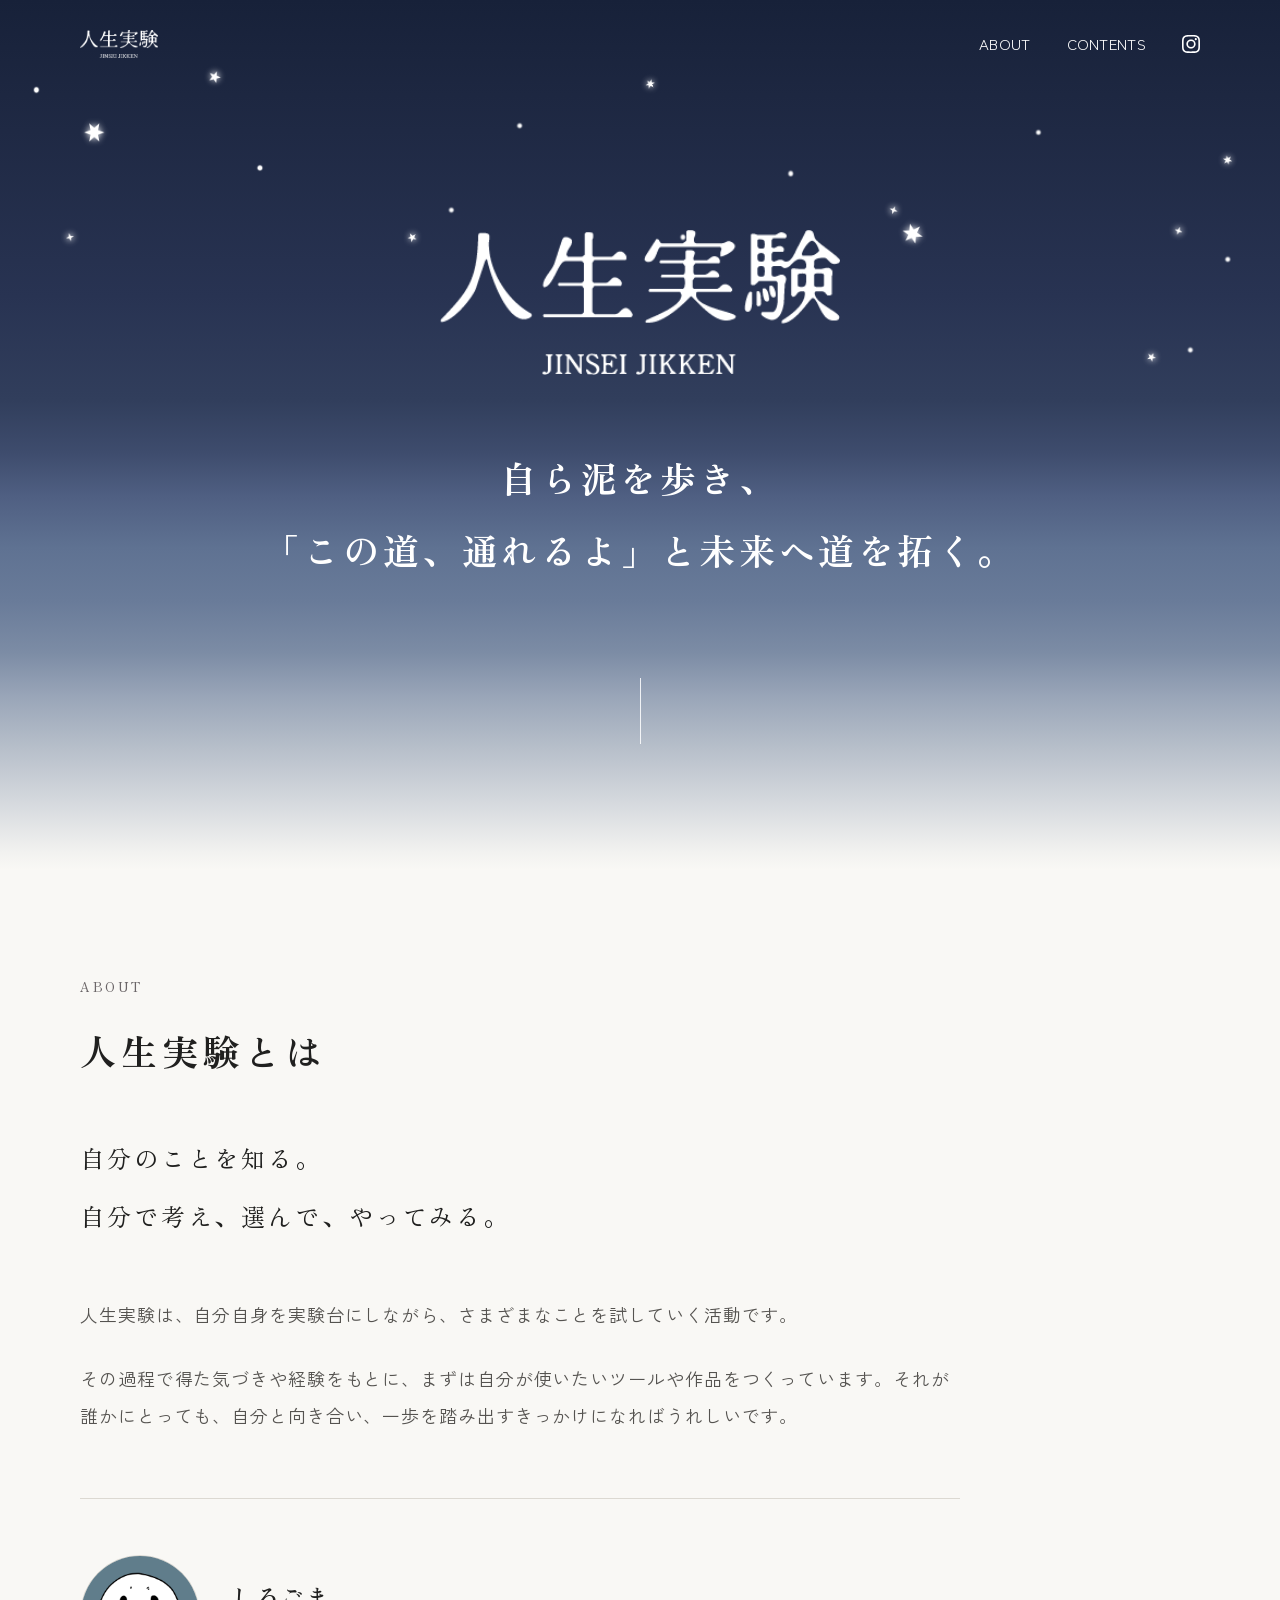
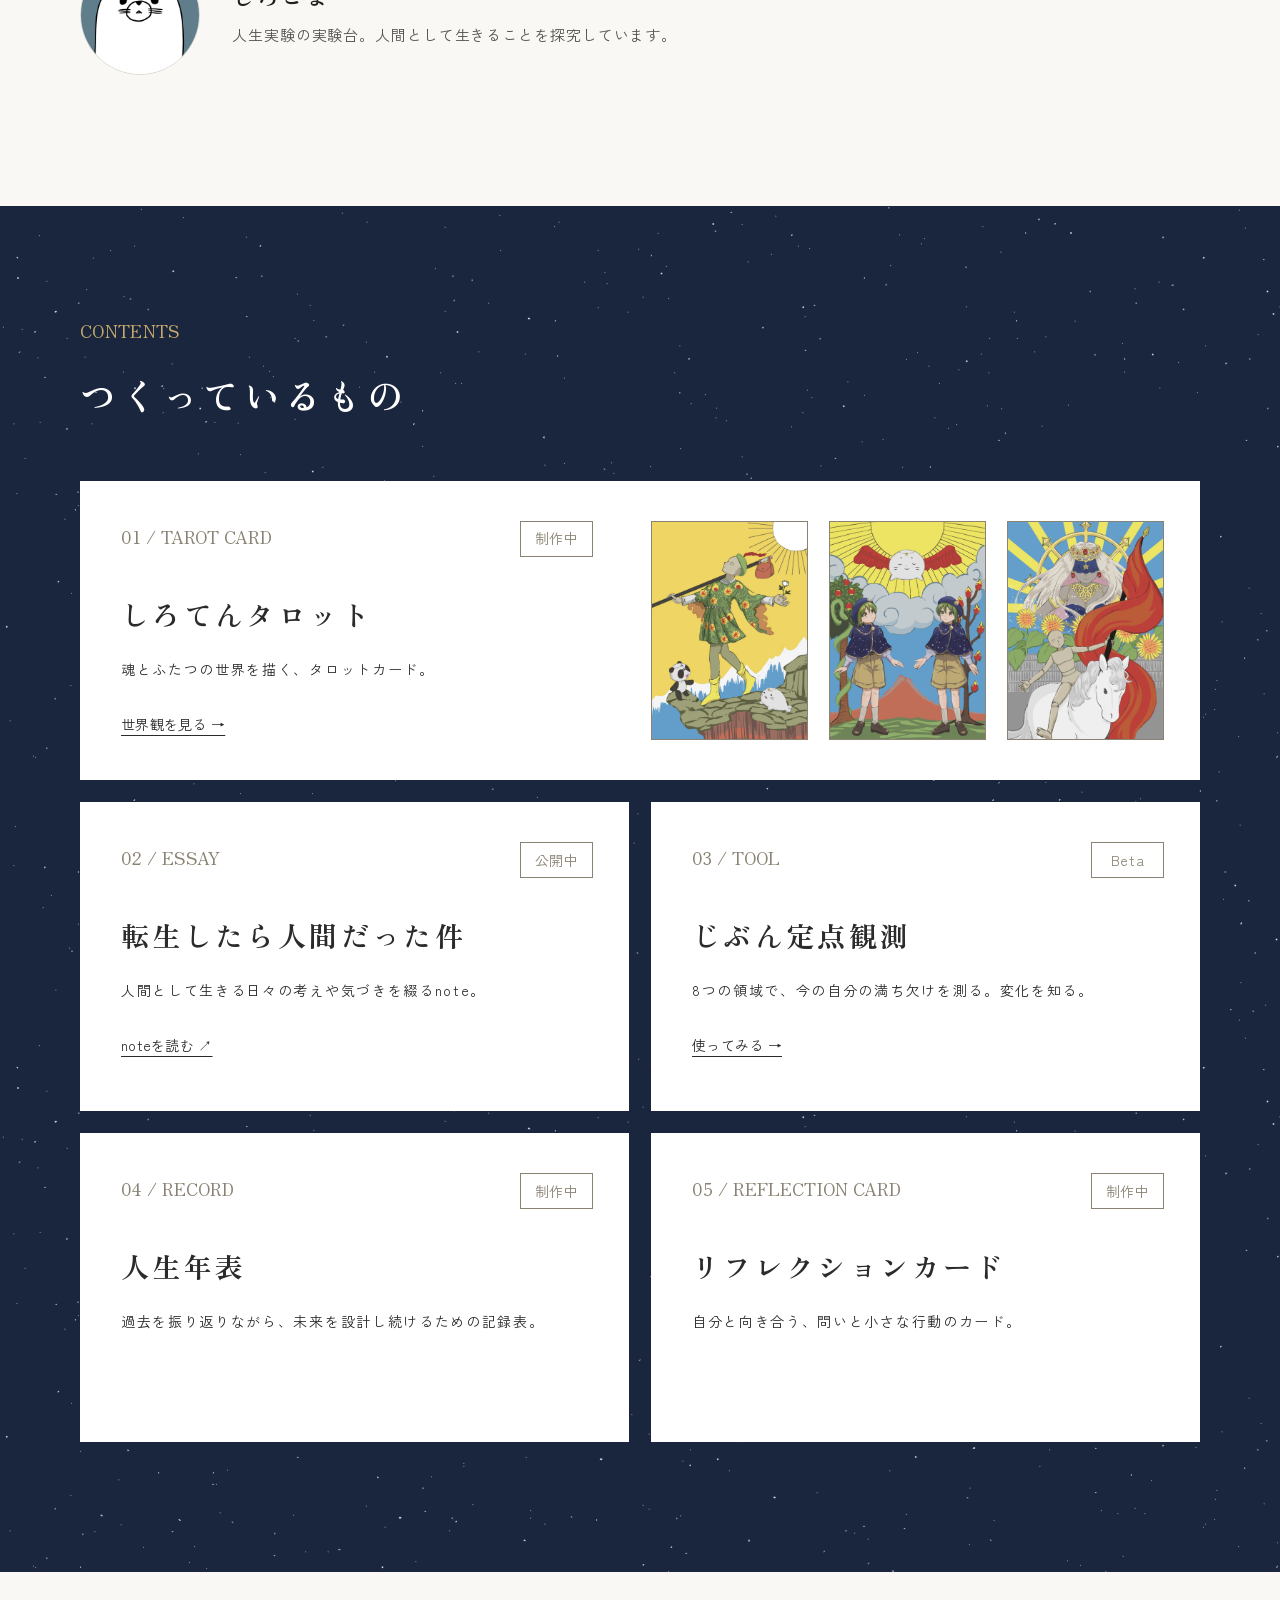
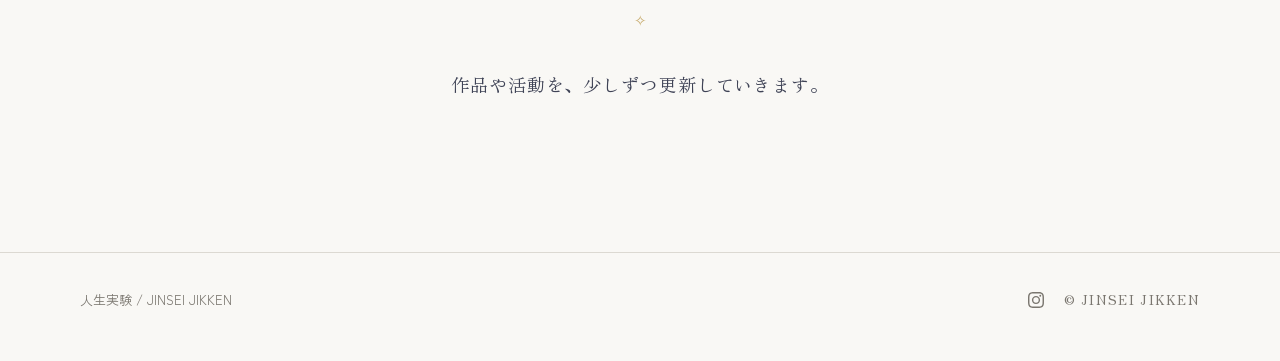
<file: index.html>
<!doctype html>
<html lang="ja">
<head>
  <meta charset="utf-8">
  <meta name="viewport" content="width=device-width, initial-scale=1">
  <meta name="description" content="人生実験。自ら泥を歩き、「この道、通れるよ」と未来へ道を拓く。自分自身を実験台に、人生を選び行動するきっかけとなる作品やツールを制作しています。">
  <meta name="theme-color" content="#172139">
  <title>人生実験 | JINSEI JIKKEN</title>
  <link rel="icon" type="image/png" href="assets/images/favicon.png">
  <link rel="preconnect" href="https://fonts.googleapis.com">
  <link rel="preconnect" href="https://fonts.gstatic.com" crossorigin>
  <link rel="stylesheet" href="https://fonts.googleapis.com/css2?family=Zen+Kaku+Gothic+New:wght@400;500&family=Zen+Old+Mincho:wght@400;500;600;700&display=swap">
  <link rel="stylesheet" href="assets/css/style.css">
</head>
<body>
  <!-- 1. HERO：星空背景・正式ロゴ・ミッション・ナビゲーション -->
  <header class="hero" id="top">
    <div class="wrap nav">
      <a class="brand" href="#top"><img src="assets/images/logo/jinseijikken-logo_w.png" alt="人生実験" width="367" height="133"></a>
      <nav class="navlinks" aria-label="メインナビゲーション">
        <a href="#about">ABOUT</a>
        <a href="#contents">CONTENTS</a>
        <a class="sns" href="https://www.instagram.com/jinsei_jikken/" target="_blank" rel="noopener noreferrer" aria-label="Instagram"><span class="sns-icon" aria-hidden="true"></span></a>
      </nav>
    </div>
    <div class="wrap hero-body">
      <img class="hero-logo" src="assets/images/logo/jinseijikken-logo_w.png" alt="人生実験 JINSEI JIKKEN" width="367" height="133">
      <h1 class="mission">自ら泥を歩き、<br><span class="nobr">「この道、通れるよ」と</span><span class="nobr">未来へ道を拓く。</span></h1>
      <span class="hero-mark" aria-hidden="true"></span>
    </div>
  </header>

  <main>
    <!-- 2. ABOUT -->
    <section id="about" class="section about">
      <div class="wrap">
        <p class="eyebrow">ABOUT</p>
        <h2 class="section-title">人生実験とは</h2>
        <div class="about-text">
          <p class="lead">自分のことを知る。<br>自分で考え、選んで、やってみる。</p>
          <p>人生実験は、自分自身を実験台にしながら、さまざまなことを試していく活動です。</p>
          <p>その過程で得た気づきや経験をもとに、まずは自分が使いたいツールや作品をつくっています。それが誰かにとっても、自分と向き合い、一歩を踏み出すきっかけになればうれしいです。</p>
        </div>
        <!-- プロフィール：画像が未配置の場合は画像だけ非表示 -->
        <div class="profile">
          <img class="profile-icon" src="assets/images/profile/shirogoma.jpg" alt="しろごま（白いアザラシのイラスト）" width="1368" height="1368" loading="lazy" onerror="this.hidden=true">
          <div class="profile-body">
            <p class="profile-name">しろごま</p>
            <p class="profile-text">人生実験の実験台。人間として生きることを探究しています。</p>
          </div>
        </div>
      </div>
    </section>

    <!-- 3. CONTENTS：作品5件 -->
    <section id="contents" class="section contents">
      <div class="wrap">
        <p class="eyebrow">CONTENTS</p>
        <h2 class="section-title">つくっているもの</h2>
        <div class="works">
          <article class="work feature">
            <div class="work-body">
              <div class="work-top"><span class="num">01 / TAROT CARD</span><span class="status">制作中</span></div>
              <h3>しろてんタロット</h3>
              <p>魂とふたつの世界を描く、タロットカード。</p>
              <a class="more" href="shiroten/">世界観を見る →</a>
            </div>
            <!-- タロット画像：未配置の画像は枠ごと非表示 -->
            <div class="tarot-gallery">
              <figure class="tarot"><img src="assets/images/tarot/tarot-01.webp" alt="しろてんタロット カード1" width="868" height="1213" loading="lazy" onerror="this.parentElement.hidden=true"></figure>
              <figure class="tarot"><img src="assets/images/tarot/tarot-02.webp" alt="しろてんタロット カード2" width="868" height="1213" loading="lazy" onerror="this.parentElement.hidden=true"></figure>
              <figure class="tarot"><img src="assets/images/tarot/tarot-03.webp" alt="しろてんタロット カード3" width="868" height="1213" loading="lazy" onerror="this.parentElement.hidden=true"></figure>
            </div>
          </article>
          <article class="work">
            <div class="work-top"><span class="num">02 / ESSAY</span><span class="status">公開中</span></div>
            <h3>転生したら人間だった件</h3>
            <p>人間として生きる日々の考えや気づきを綴るnote。</p>
            <a class="more" href="https://note.com/jinsei_jikken" target="_blank" rel="noopener noreferrer">noteを読む ↗</a>
          </article>
          <article class="work">
            <div class="work-top"><span class="num">03 / TOOL</span><span class="status">Beta</span></div>
            <h3>じぶん定点観測</h3>
            <p>8つの領域で、<span class="nobr">今の自分の満ち欠けを測る。</span><span class="nobr">変化を知る。</span></p>
            <a class="more" href="jibun-teiten/">使ってみる →</a>
          </article>
          <article class="work">
            <div class="work-top"><span class="num">04 / RECORD</span><span class="status">制作中</span></div>
            <h3>人生年表</h3>
            <p>過去を振り返りながら、未来を設計し続けるための記録表。</p>
          </article>
          <article class="work">
            <div class="work-top"><span class="num">05 / REFLECTION CARD</span><span class="status">制作中</span></div>
            <h3>リフレクションカード</h3>
            <p>自分と向き合う、問いと小さな行動のカード。</p>
          </article>
        </div>
      </div>
    </section>

    <!-- 4. END MESSAGE -->
    <section class="closing" aria-label="更新メッセージ">
      <div class="wrap">
        <span class="closing-mark" aria-hidden="true">✧</span>
        <p>作品や活動を、少しずつ更新していきます。</p>
      </div>
    </section>
  </main>

  <!-- 5. FOOTER -->
  <footer class="footer">
    <div class="wrap footer-inner">
      <span>人生実験 / JINSEI JIKKEN</span>
      <div class="footer-end">
        <a class="sns" href="https://www.instagram.com/jinsei_jikken/" target="_blank" rel="noopener noreferrer" aria-label="Instagram"><span class="sns-icon" aria-hidden="true"></span></a>
        <small>© JINSEI JIKKEN</small>
      </div>
    </div>
  </footer>
</body>
</html>
</file>
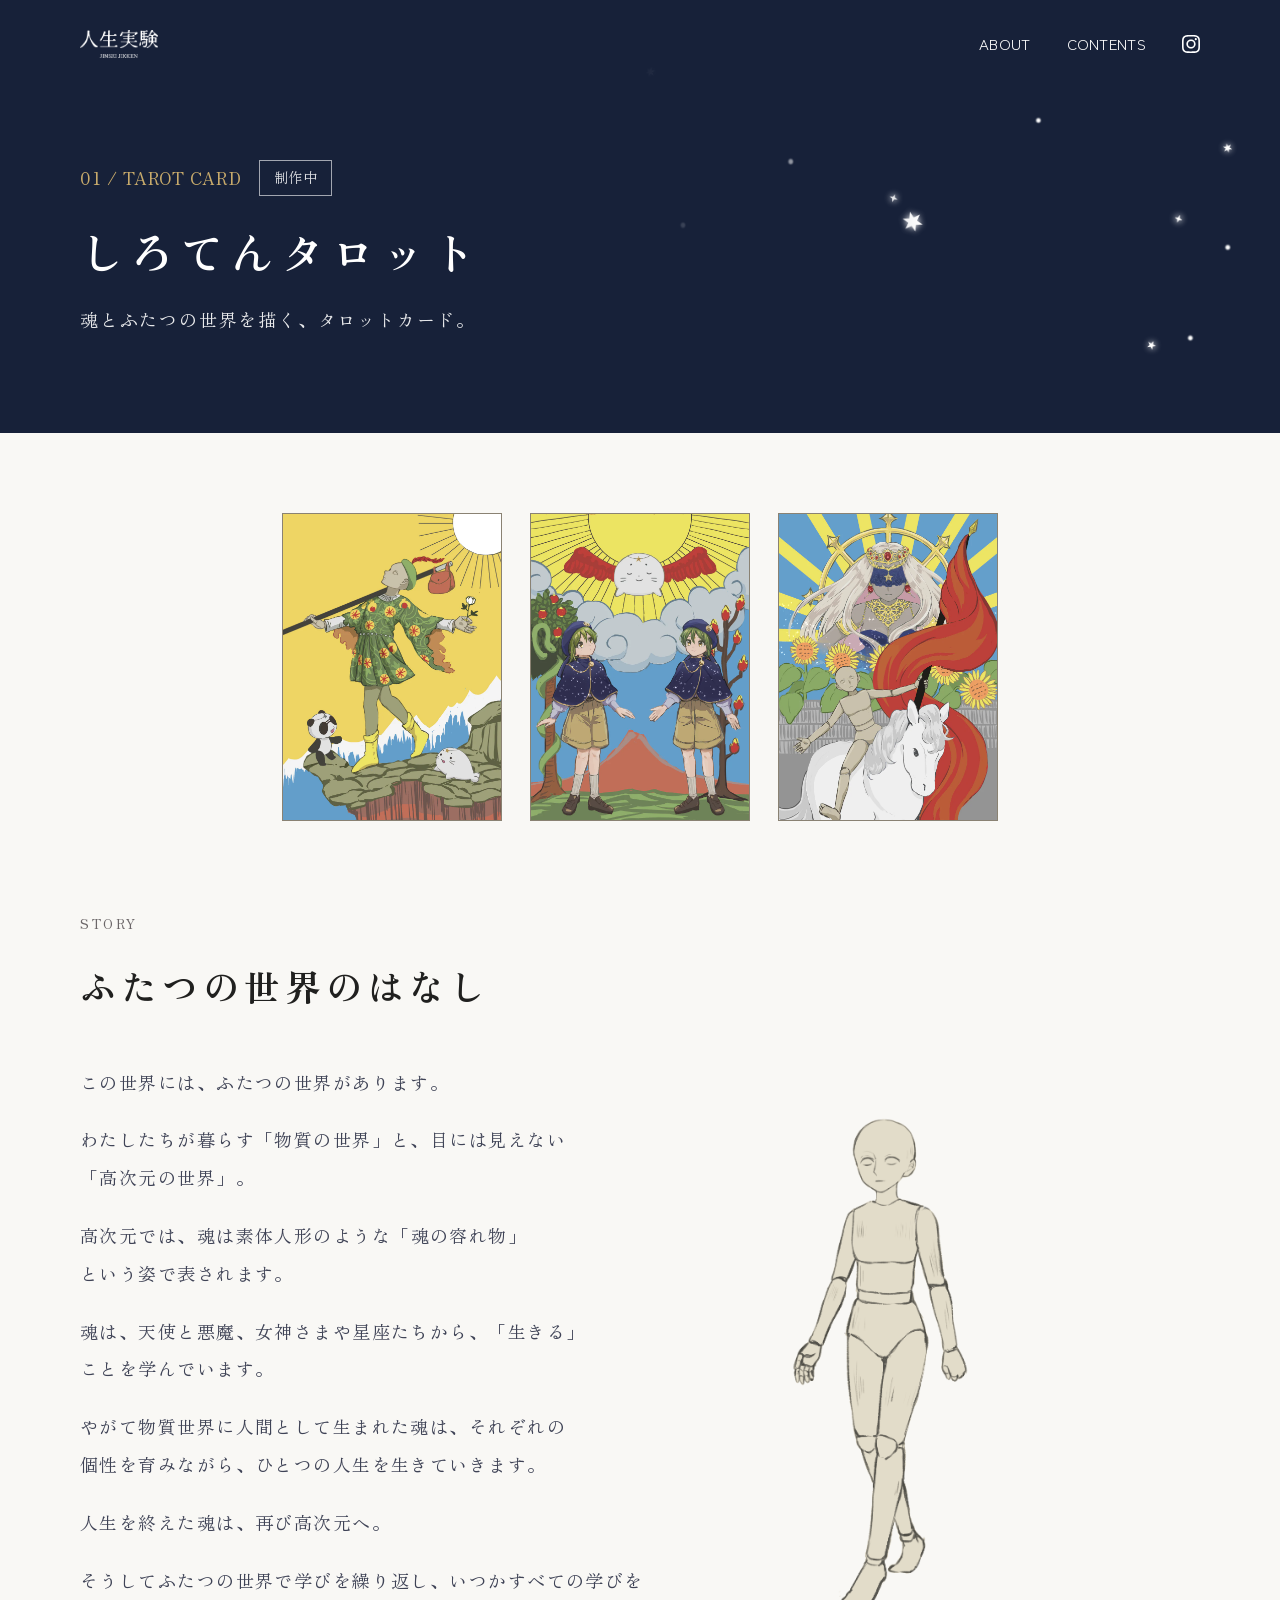
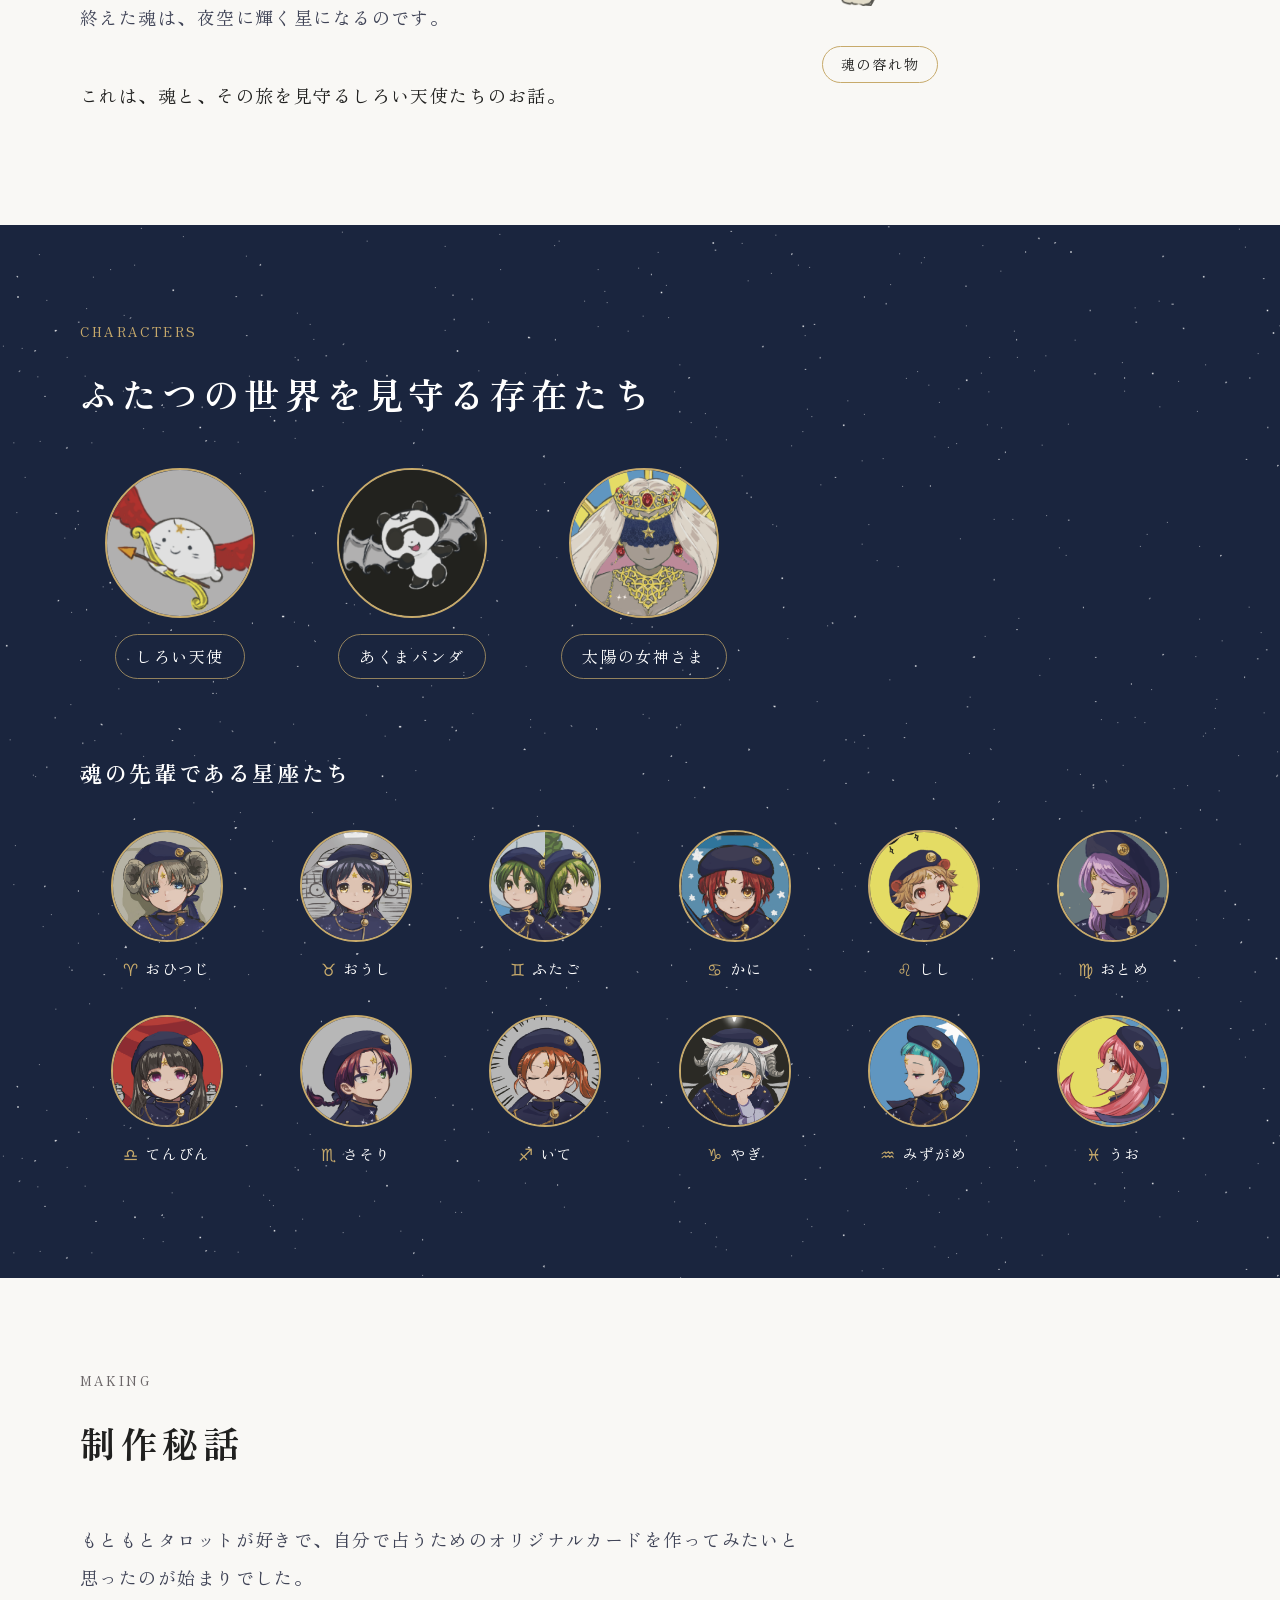
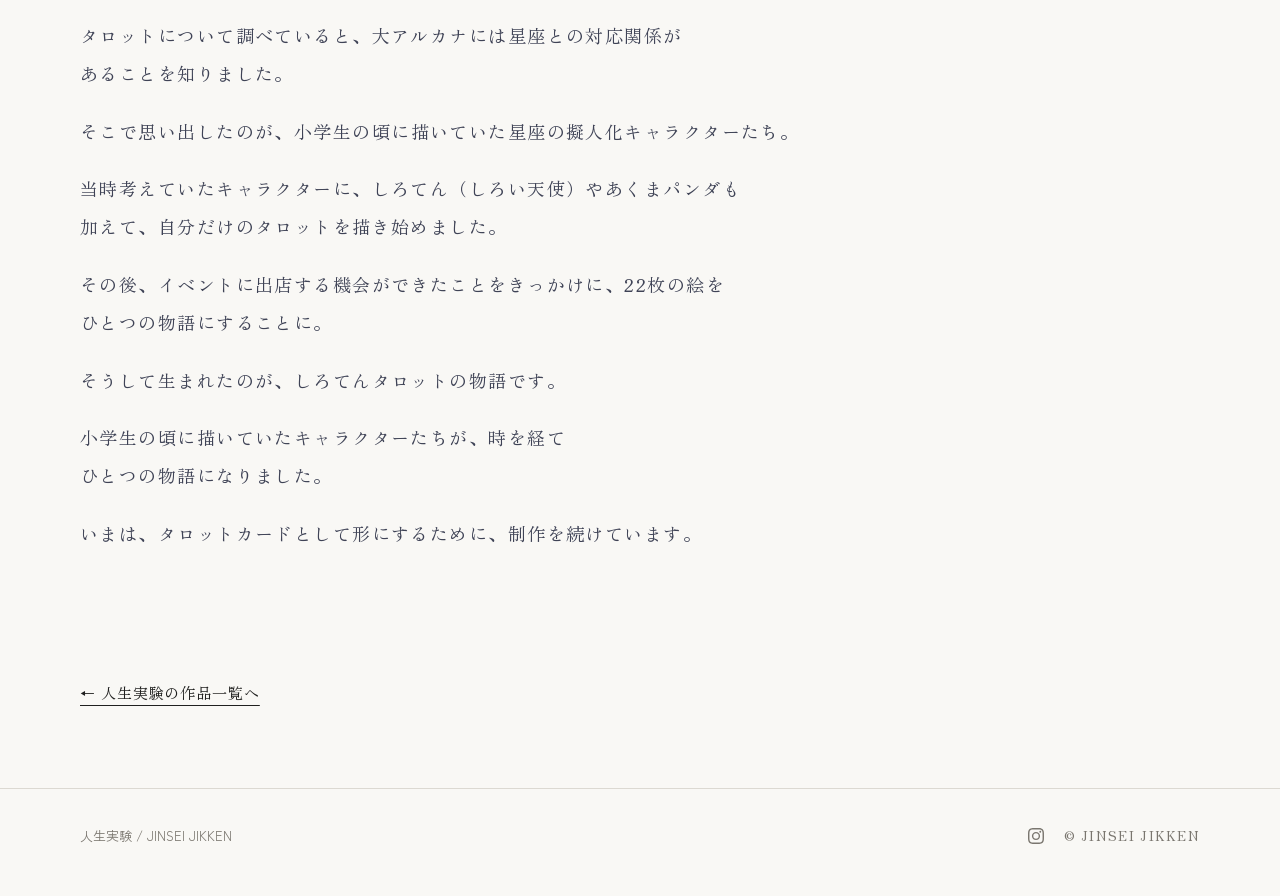
<file: shiroten/index.html>
<!doctype html>
<html lang="ja">
<head>
  <meta charset="utf-8">
  <meta name="viewport" content="width=device-width, initial-scale=1">
  <meta name="description" content="しろてんタロット。魂とふたつの世界を描く、タロットカード。物質の世界と高次元の世界、そして魂の旅を見守るしろい天使たちのお話。">
  <meta name="theme-color" content="#172139">
  <title>しろてんタロット | 人生実験</title>
  <link rel="icon" type="image/png" href="../assets/images/favicon.png">
  <link rel="preconnect" href="https://fonts.googleapis.com">
  <link rel="preconnect" href="https://fonts.gstatic.com" crossorigin>
  <link rel="stylesheet" href="https://fonts.googleapis.com/css2?family=Zen+Kaku+Gothic+New:wght@400;500&family=Zen+Old+Mincho:wght@400;500;600;700&display=swap">
  <link rel="stylesheet" href="../assets/css/style.css">
</head>
<body>
  <!-- 作品ページ：しろてんタロット（トップの作品01から移動） -->
  <header class="subhero">
    <div class="wrap nav">
      <a class="brand" href="../"><img src="../assets/images/logo/jinseijikken-logo_w.png" alt="人生実験" width="367" height="133"></a>
      <nav class="navlinks" aria-label="メインナビゲーション">
        <a href="../#about">ABOUT</a>
        <a href="../#contents">CONTENTS</a>
        <a class="sns" href="https://www.instagram.com/jinsei_jikken/" target="_blank" rel="noopener noreferrer" aria-label="Instagram"><span class="sns-icon" aria-hidden="true"></span></a>
      </nav>
    </div>
    <div class="wrap subhero-body">
      <p class="subhero-num">01 / TAROT CARD<span class="status">制作中</span></p>
      <h1 class="subhero-title">しろてんタロット</h1>
      <p class="subhero-lead">魂とふたつの世界を描く、タロットカード。</p>
    </div>
  </header>

  <main>
    <!-- タロットの絵：未配置の画像は枠ごと非表示 -->
    <section class="section shiroten-gallery">
      <div class="wrap">
        <div class="tarot-gallery">
          <figure class="tarot"><img src="../assets/images/tarot/tarot-01.webp" alt="しろてんタロット カード1" width="868" height="1213" loading="lazy" onerror="this.parentElement.hidden=true"></figure>
          <figure class="tarot"><img src="../assets/images/tarot/tarot-02.webp" alt="しろてんタロット カード2" width="868" height="1213" loading="lazy" onerror="this.parentElement.hidden=true"></figure>
          <figure class="tarot"><img src="../assets/images/tarot/tarot-03.webp" alt="しろてんタロット カード3" width="868" height="1213" loading="lazy" onerror="this.parentElement.hidden=true"></figure>
        </div>
      </div>
    </section>

    <!-- ふたつの世界のはなし（アートZINEのペーパーの文章） -->
    <section class="section story">
      <div class="wrap">
        <p class="eyebrow">STORY</p>
        <h2 class="section-title">ふたつの世界のはなし</h2>
        <div class="story-body">
        <div class="story-text">
          <p>この世界には、ふたつの世界があります。</p>
          <p>わたしたちが暮らす<wbr>「物質の世界」と、目には見えない<wbr>「高次元の世界」。</p>
          <p>高次元では、魂は<wbr>素体人形のような<wbr>「魂の容れ物」という<wbr>姿で表されます。</p>
          <p>魂は、天使と悪魔、女神さまや<wbr>星座たちから、「生きる」ことを<wbr>学んでいます。</p>
          <p>やがて<wbr>物質世界に<wbr>人間として<wbr>生まれた魂は、それぞれの<wbr>個性を育みながら、ひとつの人生を<wbr>生きていきます。</p>
          <p>人生を終えた魂は、再び高次元へ。</p>
          <p>そうして<wbr>ふたつの世界で<wbr>学びを繰り返し、いつか<wbr>すべての学びを<wbr>終えた魂は、夜空に輝く<wbr>星になるのです。</p>
          <p class="story-end">これは、魂と、その旅を<wbr>見守る<span class="nobr">しろい天使たちのお話。</span></p>
        </div>
        <!-- 魂の容れ物：未配置なら枠ごと非表示 -->
        <figure class="story-figure">
          <img src="../assets/images/shiroten/tamashii.png" alt="魂の容れ物（素体人形のような姿）" width="473" height="1259" loading="lazy" onerror="this.parentElement.hidden=true">
          <figcaption>魂の容れ物</figcaption>
        </figure>
        </div>
      </div>
    </section>

    <!-- 登場する存在たち（画像は用意でき次第追加） -->
    <section class="section beings">
      <div class="wrap">
        <p class="eyebrow">CHARACTERS</p>
        <h2 class="section-title">ふたつの世界を<span class="nobr">見守る存在たち</span></h2>
        <!-- 画像が無い・読み込めない存在は、丸枠に✦だけを表示 -->
        <ul class="being-list">
          <li class="being">
            <span class="being-icon"><img src="../assets/images/shiroten/shiroten.png" alt="" width="400" height="400" loading="lazy" onerror="this.hidden=true"></span>
            <span class="being-name">しろい天使</span>
          </li>
          <li class="being">
            <span class="being-icon"><img src="../assets/images/shiroten/akumapanda.png" alt="" width="400" height="400" loading="lazy" onerror="this.hidden=true"></span>
            <span class="being-name">あくまパンダ</span>
          </li>
          <li class="being">
            <span class="being-icon"><img src="../assets/images/shiroten/venus.png" alt="" width="400" height="400" loading="lazy" onerror="this.hidden=true"></span>
            <span class="being-name">太陽の女神さま</span>
          </li>
        </ul>

        <h3 class="beings-sub">魂の先輩である星座たち</h3>
        <!-- 画像が読み込めない星座は丸枠に✦だけ -->
        <ul class="zodiac-list">
          <li class="zodiac"><span class="being-icon"><img src="../assets/images/shiroten/ohituji.png" alt="" width="400" height="400" loading="lazy" onerror="this.hidden=true"></span><span class="zodiac-name"><span class="zodiac-mark" aria-hidden="true">♈&#xFE0E;</span>おひつじ</span></li>
          <li class="zodiac"><span class="being-icon"><img src="../assets/images/shiroten/oushi.png" alt="" width="400" height="400" loading="lazy" onerror="this.hidden=true"></span><span class="zodiac-name"><span class="zodiac-mark" aria-hidden="true">♉&#xFE0E;</span>おうし</span></li>
          <li class="zodiac"><span class="being-icon"><img src="../assets/images/shiroten/futago.png" alt="" width="400" height="400" loading="lazy" onerror="this.hidden=true"></span><span class="zodiac-name"><span class="zodiac-mark" aria-hidden="true">♊&#xFE0E;</span>ふたご</span></li>
          <li class="zodiac"><span class="being-icon"><img src="../assets/images/shiroten/kani.png" alt="" width="400" height="400" loading="lazy" onerror="this.hidden=true"></span><span class="zodiac-name"><span class="zodiac-mark" aria-hidden="true">♋&#xFE0E;</span>かに</span></li>
          <li class="zodiac"><span class="being-icon"><img src="../assets/images/shiroten/shishi.png" alt="" width="400" height="400" loading="lazy" onerror="this.hidden=true"></span><span class="zodiac-name"><span class="zodiac-mark" aria-hidden="true">♌&#xFE0E;</span>しし</span></li>
          <li class="zodiac"><span class="being-icon"><img src="../assets/images/shiroten/otome.png" alt="" width="400" height="400" loading="lazy" onerror="this.hidden=true"></span><span class="zodiac-name"><span class="zodiac-mark" aria-hidden="true">♍&#xFE0E;</span>おとめ</span></li>
          <li class="zodiac"><span class="being-icon"><img src="../assets/images/shiroten/tenbin.png" alt="" width="400" height="400" loading="lazy" onerror="this.hidden=true"></span><span class="zodiac-name"><span class="zodiac-mark" aria-hidden="true">♎&#xFE0E;</span>てんびん</span></li>
          <li class="zodiac"><span class="being-icon"><img src="../assets/images/shiroten/sasori.png" alt="" width="400" height="400" loading="lazy" onerror="this.hidden=true"></span><span class="zodiac-name"><span class="zodiac-mark" aria-hidden="true">♏&#xFE0E;</span>さそり</span></li>
          <li class="zodiac"><span class="being-icon"><img src="../assets/images/shiroten/ite.png" alt="" width="400" height="400" loading="lazy" onerror="this.hidden=true"></span><span class="zodiac-name"><span class="zodiac-mark" aria-hidden="true">♐&#xFE0E;</span>いて</span></li>
          <li class="zodiac"><span class="being-icon"><img src="../assets/images/shiroten/yagi.png" alt="" width="400" height="400" loading="lazy" onerror="this.hidden=true"></span><span class="zodiac-name"><span class="zodiac-mark" aria-hidden="true">♑&#xFE0E;</span>やぎ</span></li>
          <li class="zodiac"><span class="being-icon"><img src="../assets/images/shiroten/mizugame.png" alt="" width="400" height="400" loading="lazy" onerror="this.hidden=true"></span><span class="zodiac-name"><span class="zodiac-mark" aria-hidden="true">♒&#xFE0E;</span>みずがめ</span></li>
          <li class="zodiac"><span class="being-icon"><img src="../assets/images/shiroten/uo.png" alt="" width="400" height="400" loading="lazy" onerror="this.hidden=true"></span><span class="zodiac-name"><span class="zodiac-mark" aria-hidden="true">♓&#xFE0E;</span>うお</span></li>
        </ul>
      </div>
    </section>

    <!-- 制作秘話 -->
    <section class="section story making">
      <div class="wrap">
        <p class="eyebrow">MAKING</p>
        <h2 class="section-title">制作秘話</h2>
        <div class="story-text making-text">
          <p>もともとタロットが好きで、自分で占うための<wbr>オリジナルカードを<wbr>作ってみたいと<wbr>思ったのが<wbr>始まりでした。</p>
          <p>タロットについて<wbr>調べていると、大アルカナには<wbr>星座との<wbr>対応関係が<wbr>あることを<wbr>知りました。</p>
          <p>そこで<wbr>思い出したのが、小学生の頃に<wbr>描いていた<wbr>星座の<wbr>擬人化キャラクターたち。</p>
          <p>当時<wbr>考えていたキャラクターに、しろてん<wbr>（しろい天使）や<wbr>あくまパンダも<wbr>加えて、自分だけの<wbr>タロットを<wbr>描き始めました。</p>
          <p>その後、イベントに<wbr>出店する機会が<wbr>できたことを<wbr>きっかけに、22枚の絵を<wbr>ひとつの物語に<wbr>することに。</p>
          <p>そうして<wbr>生まれたのが、しろてんタロットの<wbr>物語です。</p>
          <p>小学生の頃に<wbr>描いていた<wbr>キャラクターたちが、時を経て<wbr>ひとつの物語に<wbr>なりました。</p>
          <p>いまは、タロットカードとして<wbr>形にするために、制作を<wbr>続けています。</p>
        </div>
      </div>
    </section>

    <div class="back-top">
      <div class="wrap"><a href="../#contents">← 人生実験の作品一覧へ</a></div>
    </div>
  </main>

  <footer class="footer">
    <div class="wrap footer-inner">
      <span>人生実験 / JINSEI JIKKEN</span>
      <div class="footer-end">
        <a class="sns" href="https://www.instagram.com/jinsei_jikken/" target="_blank" rel="noopener noreferrer" aria-label="Instagram"><span class="sns-icon" aria-hidden="true"></span></a>
        <small>© JINSEI JIKKEN</small>
      </div>
    </div>
  </footer>
</body>
</html>
</file>
<file: assets/css/style.css>
/* =========================================================
   人生実験 / JINSEI JIKKEN
   デザインの正：docs/design-pc.png（1920px幅 @2x）
   PC版の寸法はカンプからの実測値
   ========================================================= */

:root {
  --ink: #20201f;
  --text: #2b2b2b;
  --body: #555350;
  --muted: #6b6668;
  --label: #8a8273;
  --gold: #c7aa6b;
  --line: #dcd9d2;
  --paper: #f9f8f5;
  --white: #fff;
  --night: #172139;
  --contents-bg: #1a253e;
  --serif: "Zen Old Mincho", "Yu Mincho", "YuMincho", "Hiragino Mincho ProN", serif;
  --sans: "Zen Kaku Gothic New", "Hiragino Kaku Gothic ProN", "Yu Gothic", "YuGothic", sans-serif;
  --roman: "Zen Old Mincho", Georgia, serif;
}

/* ---------- Base ---------- */
*, *::before, *::after { box-sizing: border-box; }
[hidden] { display: none !important; }
html { scroll-behavior: smooth; }
body {
  margin: 0;
  background: var(--paper);
  color: var(--ink);
  font-family: var(--sans);
  font-size: 16px;
  line-height: 1.95;
}
img { max-width: 100%; height: auto; }
a { color: inherit; }
a:focus-visible { outline: 2px solid #777; outline-offset: 5px; }
.wrap { width: min(100% - 48px, 1120px); margin-inline: auto; }
.nobr { display: inline-block; }

/* ---------- 1. HERO ---------- */
.hero {
  color: var(--white);
  background:
    url("../images/bg/stars-b.png") center 52px / max(95%, 1100px) auto no-repeat,
    linear-gradient(180deg,
      #172139 0%,
      #1d2741 11%,
      #283352 34%,
      #313e5c 46%,
      #3e4c6d 52%,
      #4f5f82 57%,
      #5f7292 63%,
      #697b99 69%,
      #7c8ca5 75%,
      #99a5b8 80%,
      #b7bfca 86%,
      #d4d8dd 92%,
      #f2f2f0 98%,
      var(--paper) 100%);
}
.hero a:focus-visible { outline-color: var(--white); }

.nav {
  display: flex;
  justify-content: space-between;
  align-items: center;
  gap: 16px;
  min-height: 88px;
}
.brand { display: block; line-height: 0; }
.brand img { width: 78px; }
.navlinks { display: flex; align-items: center; gap: 36px; }
.navlinks a {
  font-size: 15px;
  letter-spacing: .02em;
  text-decoration: none;
}
.navlinks a:hover { text-decoration: underline; text-underline-offset: 6px; }

/* Instagram：黒のグリフSVGをマスクにして文字色（currentColor）で塗る。未配置時は何も表示されない */
.sns { display: inline-flex; align-items: center; line-height: 0; }
.sns:hover { opacity: .65; }
.sns-icon {
  display: block;
  width: 18px;
  height: 18px;
  background-color: currentColor;
  -webkit-mask: url("../images/Instagram_Glyph_Black.svg") center / contain no-repeat;
  mask: url("../images/Instagram_Glyph_Black.svg") center / contain no-repeat;
}

.hero-body { text-align: center; padding: 142px 0 126px; }
.hero-logo {
  display: block;
  width: 400px;
  margin: 0 auto 66px;
}
.mission {
  margin: 0;
  font-family: var(--serif);
  font-size: 36px;
  font-weight: 700;
  line-height: 2;
  letter-spacing: .1em;
}
.hero-mark {
  display: block;
  width: 1px;
  height: 66px;
  margin: 93px auto 0;
  background: rgba(255, 255, 255, .85);
}

/* ---------- Section common ---------- */
.section-title {
  margin: 0;
  font-family: var(--serif);
  font-size: 36px;
  font-weight: 700;
  line-height: 1.5;
  letter-spacing: .14em;
}

/* ---------- 2. ABOUT ---------- */
.about { padding: 110px 0 131px; }
.about .eyebrow {
  margin: 0 0 30px;
  font-family: var(--roman);
  font-size: 13px;
  line-height: 1;
  letter-spacing: .2em;
  color: var(--muted);
}
.about-text { max-width: 880px; margin-top: 52px; }
.about-text p {
  margin: 0 0 27px;
  font-size: 18px;
  line-height: 2.05;
  letter-spacing: .05em;
  color: var(--body);
}
.about-text p:last-child { margin-bottom: 0; }
.about-text p { text-wrap: pretty; } /* 最後の行に1〜2文字だけ残らないように（対応ブラウザのみ） */
.about-text .lead {
  margin-bottom: 52px;
  font-family: var(--serif);
  font-size: 24px;
  line-height: 2.4;
  letter-spacing: .12em;
  color: var(--ink);
}

/* プロフィール（カンプ外の追加要素。ABOUT本文の下に区切り線を挟んで配置） */
.profile {
  display: flex;
  align-items: center;
  gap: 32px;
  max-width: 880px;
  margin-top: 64px;
  padding-top: 56px;
  border-top: 1px solid var(--line);
}
.profile-icon {
  flex-shrink: 0;
  width: 120px;
  height: 120px;
  border: 1px solid var(--line);
  border-radius: 50%;
  object-fit: cover;
  object-position: center 30%;
}
.profile-name {
  margin: 0 0 8px;
  font-family: var(--serif);
  font-size: 22px;
  font-weight: 700;
  line-height: 1.5;
  letter-spacing: .12em;
  color: var(--ink);
}
.profile-text {
  margin: 0;
  font-size: 15px;
  line-height: 2;
  letter-spacing: .06em;
  color: var(--body);
}

/* ---------- 3. CONTENTS ---------- */
.contents {
  padding: 116px 0 130px;
  color: var(--white);
  background: url("../images/bg/stars.png") left top / 1440px auto repeat, var(--contents-bg);
}
.contents .eyebrow {
  margin: 0 0 28px;
  font-family: var(--roman);
  font-size: 17px;
  line-height: 1;
  letter-spacing: .02em;
  color: var(--gold);
}
.works {
  display: grid;
  grid-template-columns: repeat(2, minmax(0, 1fr));
  gap: 22px;
  margin-top: 60px;
}
.work {
  display: flex;
  flex-direction: column;
  align-items: flex-start;
  min-height: 309px;
  padding: 40px 36px 40px 41px;
  background: var(--white);
  color: var(--text);
}
.work-top {
  display: flex;
  justify-content: space-between;
  align-items: flex-start;
  gap: 12px;
  width: 100%;
}
.num {
  padding-top: 4px;
  font-family: var(--roman);
  font-size: 17px;
  line-height: 1.4;
  color: var(--label);
}
.status {
  flex-shrink: 0;
  display: inline-flex;
  align-items: center;
  justify-content: center;
  width: 73px;
  height: 36px;
  border: 1px solid var(--label);
  font-size: 14px;
  letter-spacing: .04em;
  color: var(--label);
}
.work h3 {
  margin: 36px 0 18px;
  font-family: var(--serif);
  font-size: 28px;
  font-weight: 700;
  line-height: 1.5;
  letter-spacing: .12em;
  color: var(--text);
}
.work p {
  margin: 0;
  font-size: 14px;
  line-height: 2.3;
  letter-spacing: .12em;
}
.work .more {
  display: inline-block;
  margin-top: 26px;
  font-size: 14px;
  letter-spacing: .02em;
  text-underline-offset: 5px;
}
.work .more:hover { opacity: .65; }

/* 01 しろてんタロット：テキスト＋タロット3枚 */
.work.feature {
  grid-column: 1 / -1;
  flex-direction: row;
  align-items: flex-start;
  gap: 58px;
  min-height: 0;
}
.work-body { flex: 1 1 auto; min-width: 0; max-width: 472px; }
.tarot-gallery {
  display: grid;
  grid-template-columns: repeat(3, 157px);
  gap: 21px;
  margin-left: auto;
}
.tarot-gallery:not(:has(.tarot:not([hidden]))) { display: none; }
.tarot { margin: 0; }
.tarot img {
  display: block;
  width: 100%;
  aspect-ratio: 868 / 1213;
  object-fit: cover;
  border: 1px solid var(--label);
}

/* ---------- 4. END MESSAGE ---------- */
.closing { padding: 40px 0 150px; text-align: center; }
.closing-mark {
  display: block;
  font-size: 15px;
  line-height: 1;
  color: var(--gold);
}
.closing p {
  margin: 40px 0 0;
  font-family: var(--serif);
  font-size: 18px;
  letter-spacing: .05em;
  color: #3f4356;
}

/* ---------- 5. FOOTER ---------- */
.footer { padding: 34px 0 48px; border-top: 1px solid var(--line); }
.footer-inner {
  display: flex;
  justify-content: space-between;
  align-items: center;
  gap: 15px;
  font-size: 13px;
  color: #7a766f;
}
.footer-inner small {
  font-family: var(--roman);
  font-size: inherit;
  letter-spacing: .1em;
}
.footer-end { display: flex; align-items: center; gap: 20px; }
.footer-end .sns-icon { width: 16px; height: 16px; }

/* =========================================================
   作品ページ：しろてんタロット（shiroten/index.html）
   カンプ外のページ。トップと同じ配色・書体・部品で構成
   ========================================================= */
.subhero {
  position: relative;
  color: var(--white);
  background: var(--night);
}
/* 星は文字のない右側だけに見せる（左の文字に重ならないよう、左から右へ徐々に表示） */
.subhero::before {
  content: "";
  position: absolute;
  inset: 0;
  background: url("../images/bg/stars-b.png") center 40px / max(95%, 1100px) auto no-repeat;
  -webkit-mask-image: linear-gradient(to right, transparent 0, transparent 50%, #000 72%);
  mask-image: linear-gradient(to right, transparent 0, transparent 50%, #000 72%);
  pointer-events: none;
}
.subhero > * { position: relative; z-index: 1; }
.subhero a:focus-visible { outline-color: var(--white); }
.subhero-body { padding: 72px 0 96px; }
.subhero-num {
  display: flex;
  align-items: center;
  gap: 18px;
  margin: 0;
  font-family: var(--roman);
  font-size: 17px;
  letter-spacing: .04em;
  color: var(--gold);
}
.subhero-num .status { border-color: rgba(255, 255, 255, .6); color: rgba(255, 255, 255, .85); }
.subhero-title {
  margin: 22px 0 0;
  font-family: var(--serif);
  font-size: 44px;
  font-weight: 700;
  line-height: 1.5;
  letter-spacing: .14em;
}
.subhero-lead {
  margin: 18px 0 0;
  font-family: var(--serif);
  font-size: 18px;
  letter-spacing: .1em;
  opacity: .9;
}

.shiroten-gallery { padding: 80px 0 0; }
.shiroten-gallery .tarot-gallery {
  grid-template-columns: repeat(3, minmax(0, 220px));
  justify-content: center;
  gap: 28px;
  margin: 0 auto;
}

.story { padding: 96px 0 110px; }
.story .eyebrow,
.beings .eyebrow {
  margin: 0 0 28px;
  font-family: var(--roman);
  font-size: 13px;
  line-height: 1;
  letter-spacing: .2em;
  color: var(--muted);
}
.story-body {
  display: grid;
  grid-template-columns: minmax(0, 1fr) 200px;
  gap: 64px;
  align-items: center;
  max-width: 900px;
  margin-top: 52px;
}
.story-text { max-width: 720px; }
.story-figure { margin: 0; text-align: center; }
.story-figure img { display: block; width: 100%; height: auto; }
.story-figure figcaption {
  display: inline-block;
  margin-top: 18px;
  padding: 4px 18px;
  border: 1px solid var(--gold);
  border-radius: 999px;
  font-family: var(--serif);
  font-size: 14px;
  letter-spacing: .12em;
  color: var(--ink);
}
.story-text p {
  margin: 0 0 20px;
  font-family: var(--serif);
  font-size: 18px;
  line-height: 2.1;
  letter-spacing: .08em;
  color: #3f4356;
  /* 改行の位置：HTMLに入れた <wbr>（改行してよい位置）と「、」「。」でだけ改行する（keep-all）。
     どのブラウザでも同じ。入りきらない場合だけ途中で折り返す。文章を足すときは <wbr> も入れること */
  word-break: keep-all;
  overflow-wrap: anywhere;
  text-wrap: pretty;
}
.story-text .story-end { margin: 40px 0 0; color: var(--ink); }
.making { padding-bottom: 40px; }
.making-text { margin-top: 52px; }

.beings {
  padding: 100px 0 110px;
  color: var(--white);
  background: url("../images/bg/stars.png") left top / 1440px auto repeat, var(--contents-bg);
}
.beings .eyebrow { color: var(--gold); }
.being-list,
.zodiac-list { margin: 0; padding: 0; list-style: none; }
.being-list {
  display: grid;
  grid-template-columns: repeat(3, minmax(0, 200px));
  gap: 32px;
  margin-top: 48px;
}
.being { text-align: center; }
.being-icon {
  position: relative;
  display: grid;
  place-items: center;
  width: 150px;
  height: 150px;
  margin: 0 auto;
  overflow: hidden;
  border: 2px solid var(--gold);
  border-radius: 50%;
  background: rgba(255, 255, 255, .05);
}
/* 画像が無いときに見える✦（画像があれば上に重なって隠れる） */
.being-icon::before { content: "✦"; font-size: 30px; color: var(--gold); opacity: .7; }
.being-icon img { position: absolute; inset: 0; width: 100%; height: 100%; object-fit: cover; }
.being-name {
  display: inline-block;
  margin-top: 16px;
  padding: 6px 20px;
  border: 1px solid rgba(199, 170, 107, .7);
  border-radius: 999px;
  font-family: var(--serif);
  font-size: 16px;
  letter-spacing: .1em;
}
.beings-sub {
  margin: 72px 0 0;
  font-family: var(--serif);
  font-size: 22px;
  font-weight: 700;
  letter-spacing: .12em;
}
.zodiac-list { display: grid; grid-template-columns: repeat(6, minmax(0, 1fr)); gap: 32px 16px; margin-top: 36px; }
.zodiac { text-align: center; }
.zodiac .being-icon { width: 112px; height: 112px; }
.zodiac .being-icon::before { font-size: 22px; }
.zodiac-name {
  display: flex;
  justify-content: center;
  align-items: center;
  gap: 6px;
  margin-top: 12px;
  font-family: var(--serif);
  font-size: 15px;
  letter-spacing: .08em;
}
.zodiac-mark { font-size: 17px; line-height: 1; color: var(--gold); }

.back-top { padding: 64px 0 80px; }
.back-top a { font-family: var(--serif); font-size: 15px; letter-spacing: .06em; text-underline-offset: 6px; }
.back-top a:hover { opacity: .65; }

/* ---------- Tablet ---------- */
@media (max-width: 1000px) {
  .subhero-title { font-size: 36px; }
  .story-body { grid-template-columns: minmax(0, 1fr) 160px; gap: 40px; }
  .zodiac-list { grid-template-columns: repeat(4, minmax(0, 1fr)); }
  .hero-body { padding: 110px 0 100px; }
  .hero-logo { width: 340px; margin-bottom: 52px; }
  .mission { font-size: 28px; }
  .hero-mark { margin-top: 70px; }
  .work { padding: 34px 30px; }
  .num { font-size: 15px; }
  .work h3 { font-size: 21px; letter-spacing: .06em; }
  .work.feature { flex-direction: column; gap: 32px; }
  .work-body { max-width: none; width: 100%; }
  .tarot-gallery {
    grid-template-columns: repeat(3, minmax(0, 1fr));
    width: 100%;
    max-width: 520px;
    margin-left: 0;
  }
}

/* ---------- Smartphone ---------- */
@media (max-width: 640px) {
  body { font-size: 15px; }
  .wrap { width: min(100% - 36px, 1120px); }
  .nav { min-height: 68px; }
  .brand img { width: 66px; }
  .navlinks { gap: 20px; }
  .navlinks a { font-size: 13px; }
  .hero { background-size: 760px auto, auto; background-position: center 36px, 0 0; }
  .hero-body { padding: 72px 0 80px; }
  .hero-logo { width: min(260px, 72%); margin-bottom: 40px; }
  .mission { font-size: 19px; line-height: 2.1; letter-spacing: .1em; }
  .hero-mark { height: 52px; margin-top: 48px; }
  .section-title { font-size: 26px; letter-spacing: .1em; }
  .about { padding: 76px 0 96px; }
  .about .eyebrow { margin-bottom: 20px; }
  .about-text { margin-top: 40px; }
  .about-text p { font-size: 15px; letter-spacing: .06em; }
  .about-text .lead { margin-bottom: 36px; font-size: 18px; line-height: 2.2; letter-spacing: .08em; }
  .profile { gap: 20px; margin-top: 48px; padding-top: 40px; }
  .profile-icon { width: 88px; height: 88px; }
  .profile-name { font-size: 18px; }
  .profile-text { font-size: 14px; letter-spacing: .04em; }
  .contents { padding: 76px 0 88px; background-size: 960px auto, auto; }
  .contents .eyebrow { margin-bottom: 20px; font-size: 15px; }
  .works { grid-template-columns: 1fr; gap: 16px; margin-top: 40px; }
  .work { min-height: 0; padding: 28px 24px 32px; }
  .num { font-size: 15px; }
  .status { width: 64px; height: 32px; font-size: 13px; }
  .work h3 { margin: 26px 0 12px; font-size: 21px; letter-spacing: .06em; }
  .work p { font-size: 13px; line-height: 2.1; letter-spacing: .06em; }
  .work.feature { gap: 24px; }
  .tarot-gallery { gap: 10px; max-width: none; }
  .closing { padding: 36px 0 96px; }
  .closing p { margin-top: 28px; font-size: 16px; }
  .footer { padding: 26px 0 36px; }
  .footer-inner { flex-direction: column; align-items: flex-start; gap: 4px; font-size: 12px; }
  /* 作品ページ：しろてんタロット */
  .subhero::before {
    background-size: 760px auto;
    background-position: center 30px;
    -webkit-mask-image: linear-gradient(to right, transparent 0, transparent 62%, #000 88%);
    mask-image: linear-gradient(to right, transparent 0, transparent 62%, #000 88%);
  }
  .subhero-body { padding: 48px 0 64px; }
  .subhero-num { font-size: 15px; gap: 14px; }
  .subhero-title { font-size: 28px; letter-spacing: .1em; }
  .subhero-lead { font-size: 15px; letter-spacing: .06em; }
  .shiroten-gallery { padding-top: 48px; }
  .shiroten-gallery .tarot-gallery { gap: 10px; }
  .story { padding: 72px 0 80px; }
  .story-body { grid-template-columns: 1fr; gap: 40px; margin-top: 40px; }
  .story-figure { width: 140px; margin: 0 auto; }
  .story-figure figcaption { font-size: 13px; }
  /* スマホは画面が狭く、文節で区切ると行の長さがばらばらになるため、普通に行いっぱいまで詰めて改行する */
  .story-text p { font-size: 15px; line-height: 2; letter-spacing: .04em; margin-bottom: 16px; word-break: normal; overflow-wrap: normal; }
  .story-text .story-end { margin-top: 32px; }
  .making { padding-bottom: 24px; }
  .making-text { margin-top: 40px; }
  .beings { padding: 72px 0 80px; background-size: 960px auto, auto; }
  .being-list { grid-template-columns: repeat(3, minmax(0, 1fr)); gap: 12px; margin-top: 32px; }
  .being-icon { width: 92px; height: 92px; }
  .being-icon::before { font-size: 22px; }
  .being-name { margin-top: 10px; padding: 0; border: 0; font-size: 13px; letter-spacing: .04em; }
  .beings-sub { margin-top: 52px; font-size: 18px; }
  .zodiac-list { grid-template-columns: repeat(3, minmax(0, 1fr)); gap: 24px 12px; margin-top: 28px; }
  .zodiac .being-icon { width: 84px; height: 84px; }
  .zodiac .being-icon::before { font-size: 18px; }
  .zodiac-name { margin-top: 8px; font-size: 13px; letter-spacing: .04em; gap: 4px; }
  .zodiac-mark { font-size: 14px; }
  .back-top { padding: 48px 0 64px; }
}

@media (prefers-reduced-motion: reduce) {
  html { scroll-behavior: auto; }
}
</file>
